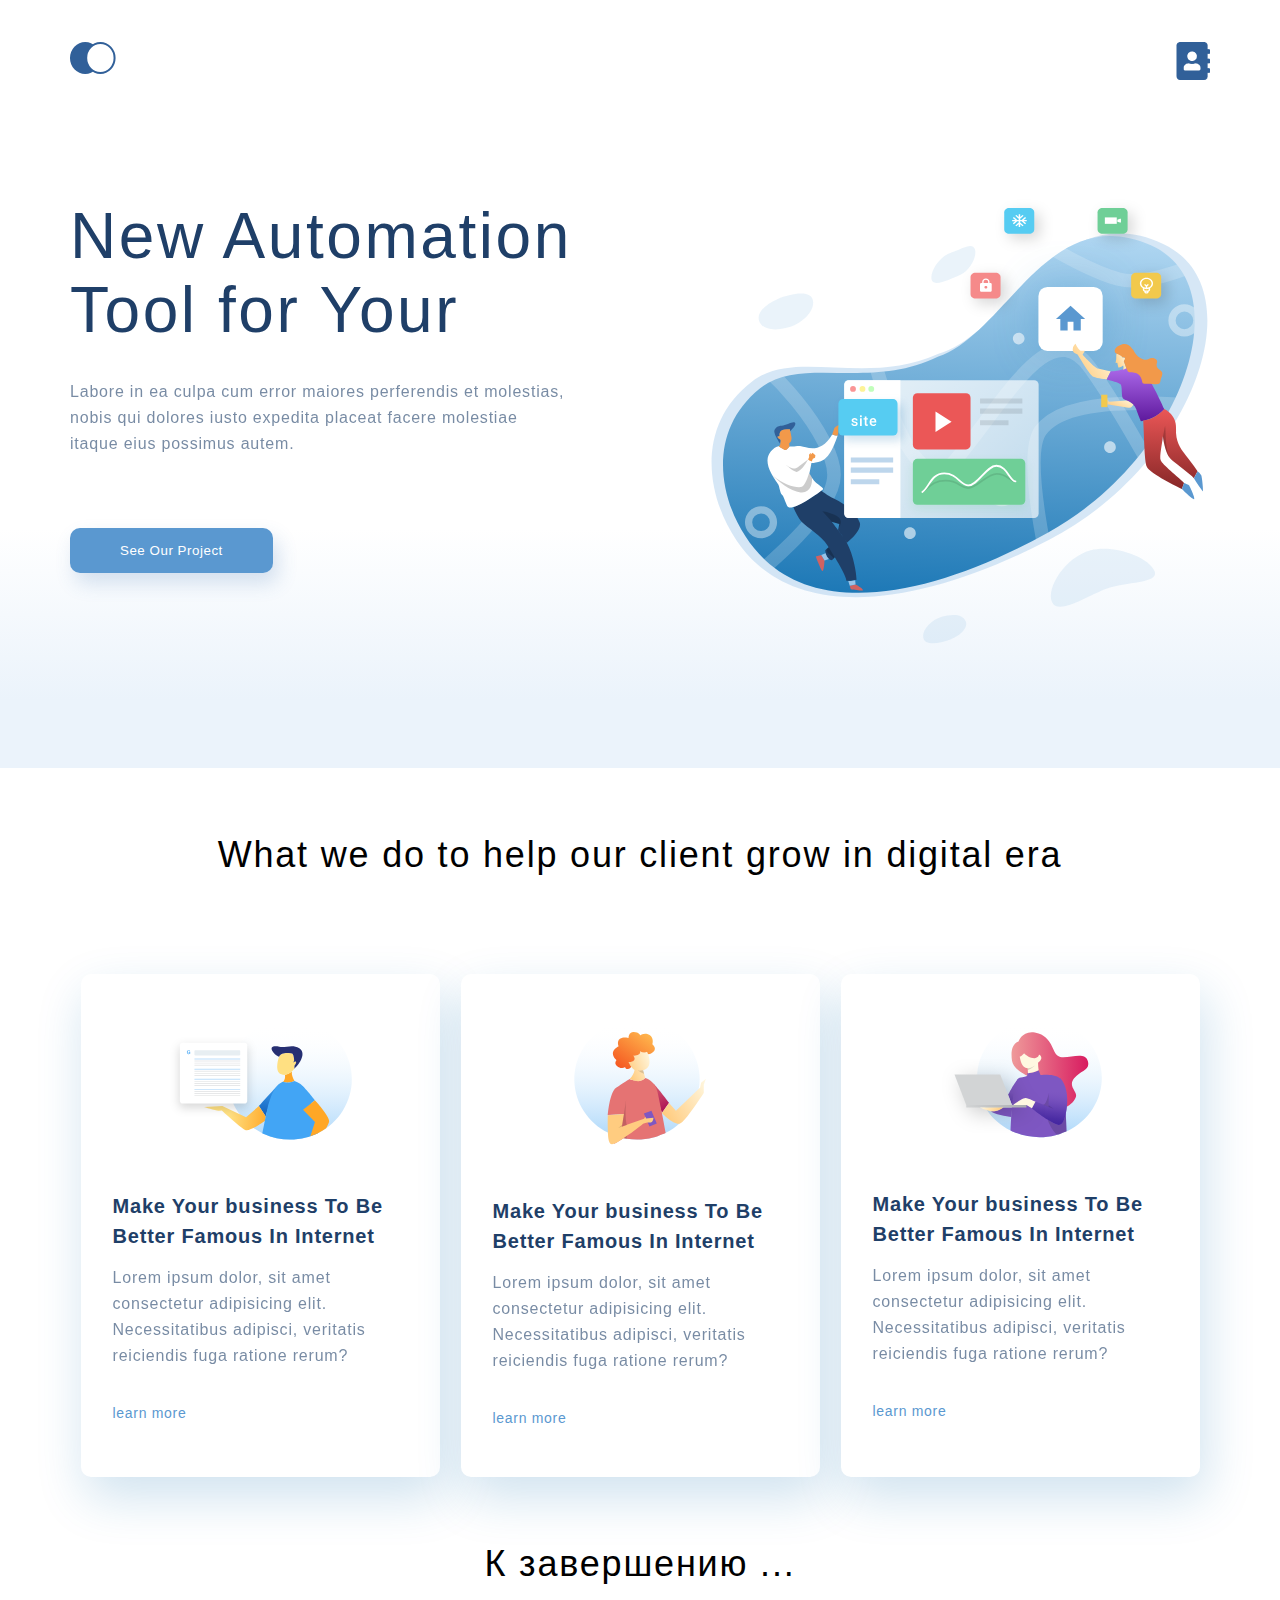
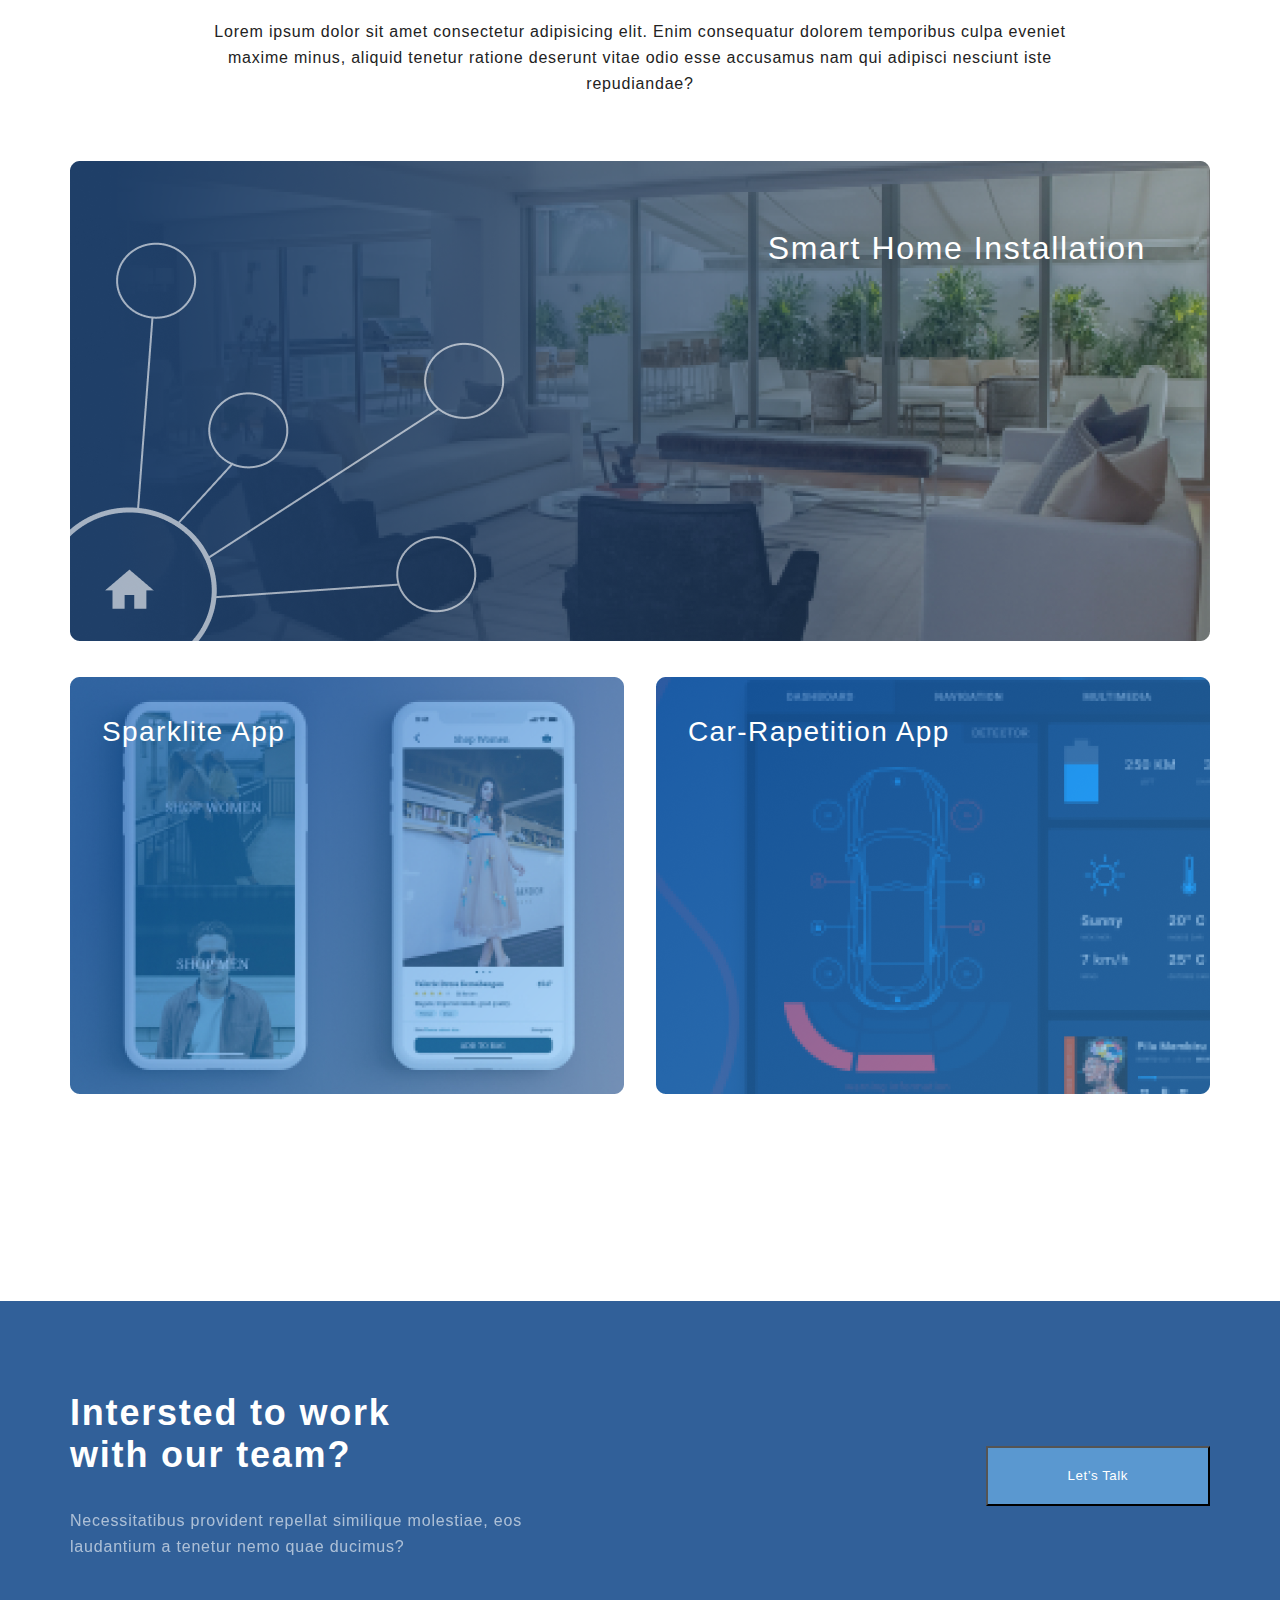
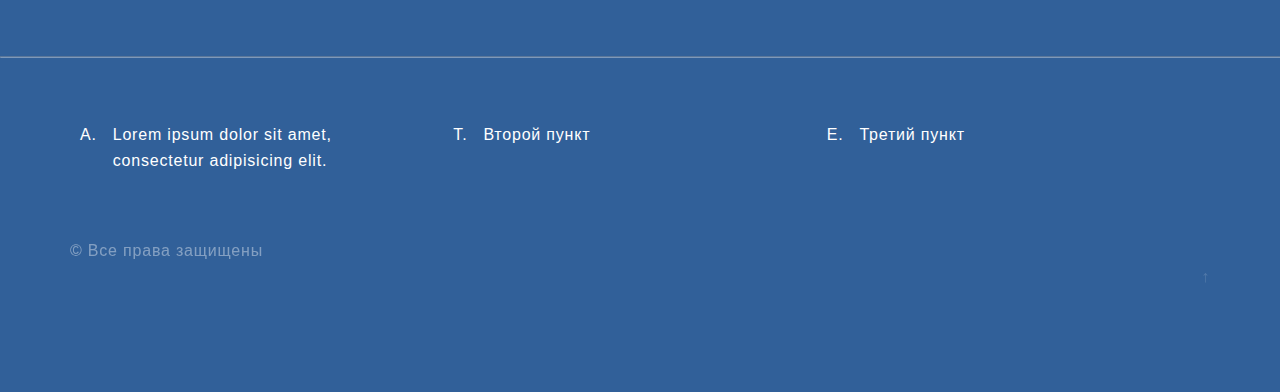
<file: index.html>
<!DOCTYPE html>
<html lang="en">

<head>
    <meta charset="UTF-8">
    <meta http-equiv="X-UA-Compatible" content="IE=edge">
    <meta name="viewport" content="width=device-width, initial-scale=1.0">
    <title>Main</title>
    <link rel="stylesheet" href="style.css">
</head>

<body>
    <div class="wrapper">
        <div class="top_wrapper">
            <div class="divhalf">
                <div class="container divheading">
                    <div class="divmenu">
                        <a id="part1" href="index.html"> <img src="img/Group.svg" alt="Главная"></a><br>
                        <a href="contacts2.html"> <img src="img/Vector.png" alt="Контакты"> </a>
                    </div>

                    <div class="top_info">
                        <h1 class="heading"> New Automation
                            Tool for Your </h1>
                        <p class="paragraph paragraph_heading"> Labore in ea culpa cum error maiores perferendis et
                            molestias,
                            nobis
                            qui
                            dolores
                            iusto
                            expedita placeat facere molestiae itaque eius possimus autem.</p>

                        <button class="spentindex">See Our Project</button>
                    </div>
                </div>
            </div>
            <div class="container what_box">
                <h3 class="mark">What we do to help our client grow in digital era</h3>
                <div class=divhalf2>
                    <div class="what-we-do">
                        <img class="block__img" src="img/block1.svg" alt="blockOne" width="172">
                        <h4 class="hfour">Make Your business To Be
                            Better Famous In Internet </h4>
                        <p class="paragraph"> Lorem ipsum dolor, sit amet consectetur adipisicing elit. Necessitatibus
                            adipisci,
                            veritatis reiciendis fuga
                            ratione rerum?
                        </p>
                        <a class="block_link" href="#">learn more</a>
                    </div>
                    <div class="what-we-do">
                        <img class="block__img" src="img/block2.svg" alt="blockOne" width="172">
                        <h4 class="hfour">Make Your business To Be
                            Better Famous In Internet </h4>
                        <p class="paragraph"> Lorem ipsum dolor, sit amet consectetur adipisicing elit. Necessitatibus
                            adipisci,
                            veritatis reiciendis fuga
                            ratione rerum?
                        </p>
                        <a class="block_link" href="#">learn more</a>
                    </div>
                    <div class="what-we-do">
                        <img class="block__img" src="img/block3.svg" alt="blockOne" width="172">
                        <h4 class="hfour">Make Your business To Be
                            Better Famous In Internet </h4>
                        <p class="paragraph"> Lorem ipsum dolor, sit amet consectetur adipisicing elit. Necessitatibus
                            adipisci,
                            veritatis reiciendis fuga
                            ratione rerum?
                        </p>
                        <a class="block_link" href="#">learn more</a>
                    </div>
                </div>
            </div>
            <div class="container divpenult_mark">
                <h3 class="mark">К завершению ...</h3>
                <p class="paragraph divpenult">Lorem ipsum dolor sit amet consectetur adipisicing elit. Enim consequatur
                    dolorem temporibus culpa eveniet maxime minus, aliquid tenetur ratione deserunt vitae odio esse
                    accusamus nam qui adipisci nesciunt iste repudiandae?</p>
                <div class="container__img"> <img class="project_img" src="img/MaskGroup.png" alt="group_picture1">
                    <p class="parent__text">Smart Home Installation</p>
                </div>
                <div class="container__parent">
                    <div class="parent_item1 item_margin"><img class="project_img" src="img/telephon.png"
                            alt="telephon">
                        <p class="parent__text_item">Sparklite App</p>
                    </div>
                    <div class="parent_item1"><img class="project_img" src="img/MaskGroup3.png" alt="MaskGroup03">
                        <p class="parent__text_item">Car-Rapetition App</p>
                    </div>
                </div>
            </div>
        </div>

        <footer class="footer_container">
            <div class="container">
                <div class="headfooter">
                    <div>
                        <h3 class="headfooter_mark">Intersted to work
                            with our team?</h3>
                        <p class="paragraph paragraph_footer"> Necessitatibus provident repellat similique molestiae,
                            eos
                            laudantium a
                            tenetur nemo quae ducimus?</p>
                    </div>
                    <button class="button_footer">Let’s Talk</button>
                </div>
            </div>
            <hr class="hrfooter">
            <div class="container">
                <div>
                    <ul class="divfooter">
                        <li class="liclass">
                            Lorem ipsum dolor sit amet, consectetur adipisicing elit.</li>
                        <li class="liclass"> Второй пункт</li>
                        <li class="liclass"> Третий пункт</li>
                    </ul>

                    <div class="paragraph_copy">
                        <p> &copy; Все права защищены </p>
                        <!--вставила просто, чтобы попробовать-->
                        <a href="#part1" class="up"> &#8593; </a>
                    </div>

                </div>
            </div>
        </footer>
    </div>
</body>

</html>
</file>
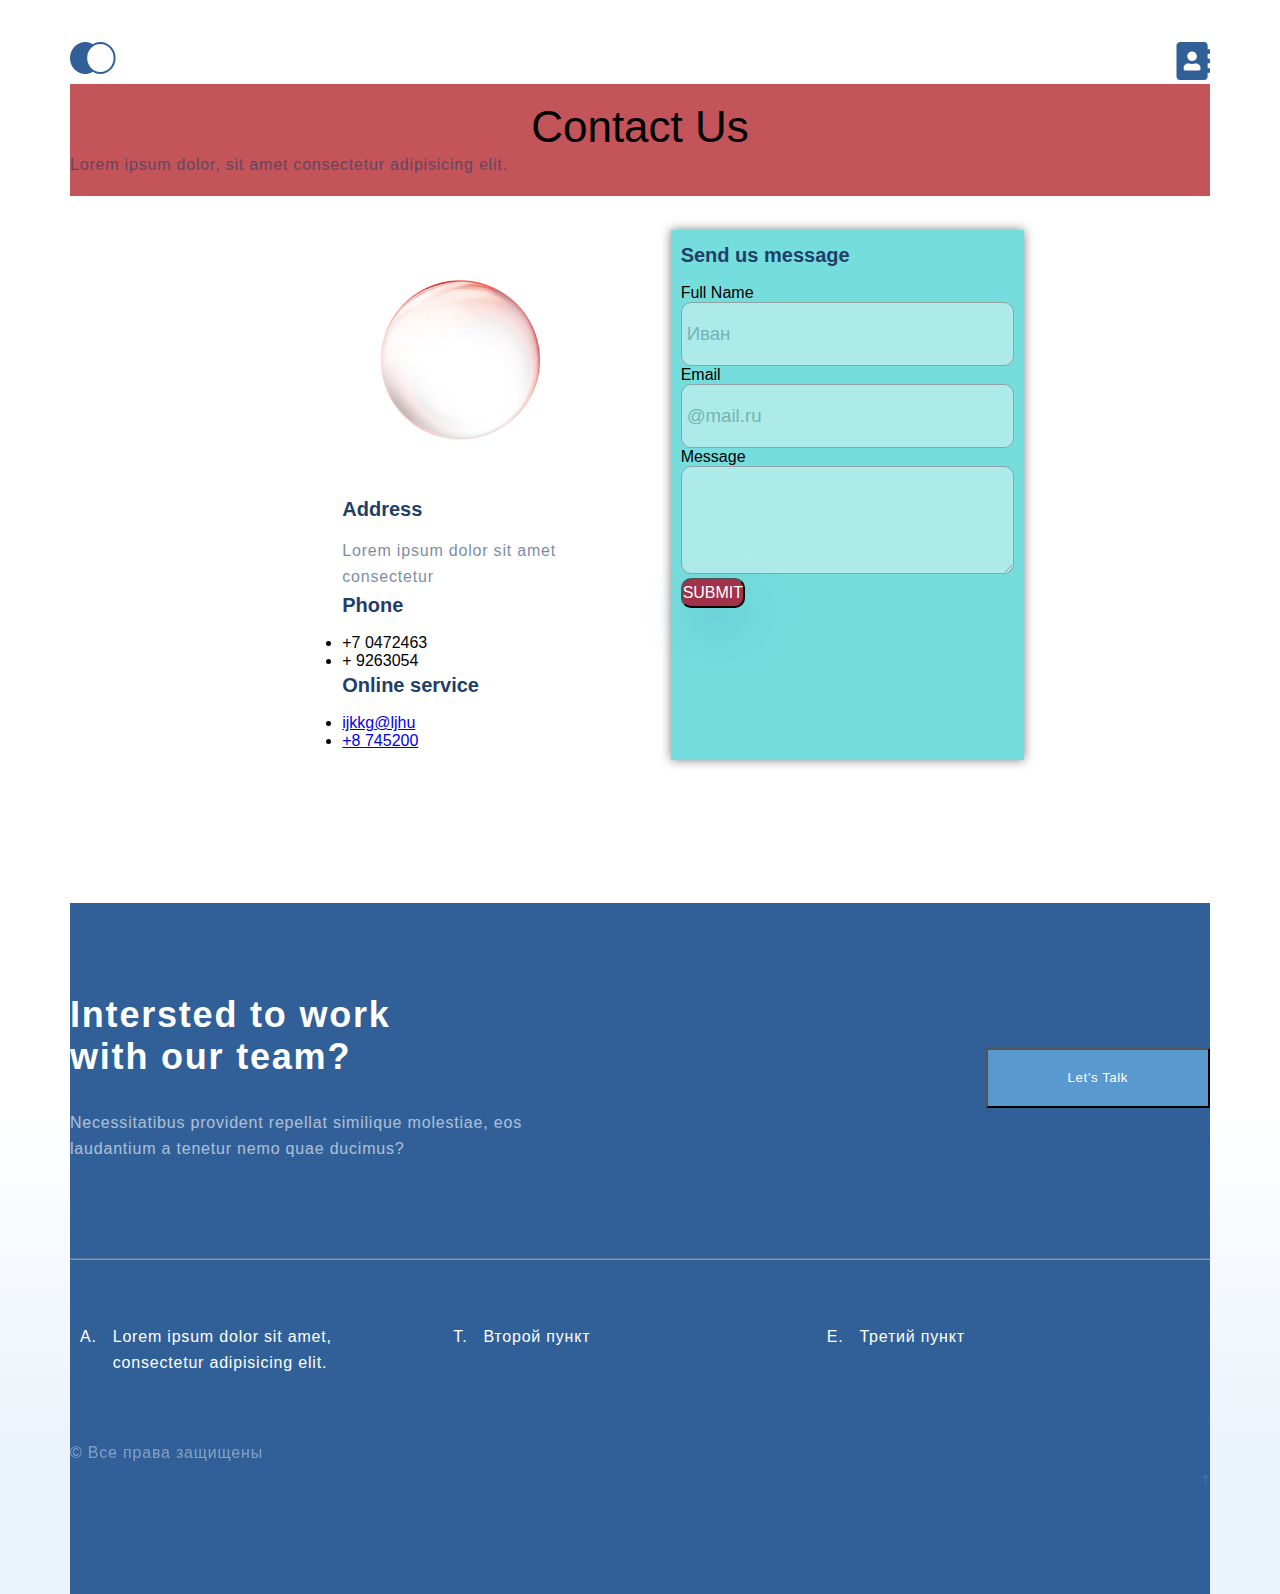
<file: contacts2.html>
<!DOCTYPE html>
<html lang="en">

<head>
    <meta charset="UTF-8">
    <meta http-equiv="X-UA-Compatible" content="IE=edge">
    <meta name="viewport" content="width=device-width, initial-scale=1.0">
    <title>Contacts</title>
    <link rel="stylesheet" href="style.css">
</head>

<body>
    <div class="wrapper">
        <div class="top_wrapper">
            <div class="divhalf">
                <div class="container divheading">
                    <div class="divmenu">
                        <a id="part1" href="index.html"> <img src="img/Group.svg" alt="Главная"></a><br>
                        <a href="contacts2.html"> <img src="img/Vector.png" alt="Контакты"> </a>
                    </div>
                    <div class="divcontact">
                        <br>
                        <h2 class="contact container">Contact Us</h2>
                        <p class="paragraph container"> Lorem ipsum dolor, sit amet consectetur adipisicing elit.
                        </p>
                        <br>
                    </div>
                    <div class="divcommon container">
                        <div class="divinform">
                            <img src="img/pngegg.png" alt="baloon" width="250">
                            <h4 class="hfour">Address</h4>
                            <p class="paragraph">Lorem ipsum dolor sit amet consectetur</p>
                            <h4 class="hfour">Phone </h4>
                            <ul>
                                <li>+7 0472463</li>
                                <li>+ 9263054</li>
                            </ul>
                            <h4 class="hfour">Online service </h4>
                            <ul>
                                <li>
                                    <a target="_blank" href="https://mail.ru"> ijkkg@ljhu </a>
                                </li>
                                <li> <a target="_blank" href="https://spravnik.com/rossiya/"> +8 745200 </a></li>
                            </ul>
                        </div>
                        <form action="#" class="divform">
                            <h4 class="hfour">Send us message</h4>
                            Full Name <br> <input class="inputext" type="text" placeholder="Иван"> <br>
                            Email <br><input class="inputext" type="email" placeholder="@mail.ru"> <br>
                            Message <br> <textarea class="inputext" cols="40" rows="3"></textarea> <br>
                            <button type="submit" class="spent">submit</button>
                        </form>
                    </div>
                    <br>
                    <div class="container">
                        <script type="text/javascript" charset="utf-8" async
                            src="https://api-maps.yandex.ru/services/constructor/1.0/js/?um=constructor%3A3bb9bd37bb52e72c5d341ea718c386d027e5d125c89f5bb778564c80ffeeb6dc&amp;width=auto&amp;height=500&amp;lang=ru_RU&amp;scroll=true"></script>
                    </div>

                    <footer class="footer_container">
                        <div class="container">
                            <div class="headfooter">
                                <div>
                                    <h3 class="headfooter_mark">Intersted to work
                                        with our team?</h3>
                                    <p class="paragraph paragraph_footer"> Necessitatibus provident repellat similique
                                        molestiae,
                                        eos
                                        laudantium a
                                        tenetur nemo quae ducimus?</p>
                                </div>
                                <button class="button_footer">Let’s Talk</button>
                            </div>
                        </div>
                        <hr class="hrfooter">
                        <div class="container">
                            <div>
                                <ul class="divfooter">
                                    <li class="liclass">
                                        Lorem ipsum dolor sit amet, consectetur adipisicing elit.</li>
                                    <li class="liclass"> Второй пункт</li>
                                    <li class="liclass"> Третий пункт</li>
                                </ul>

                                <div class="paragraph_copy">
                                    <p> &copy; Все права защищены </p>
                                    <!--вставила просто, чтобы попробовать-->
                                    <a href="#part1" class="up"> &#8593; </a>
                                </div>

                            </div>
                        </div>
                    </footer>
                      </div>
        </div>
    </div>
                </div>
</body>

</html>
</file>
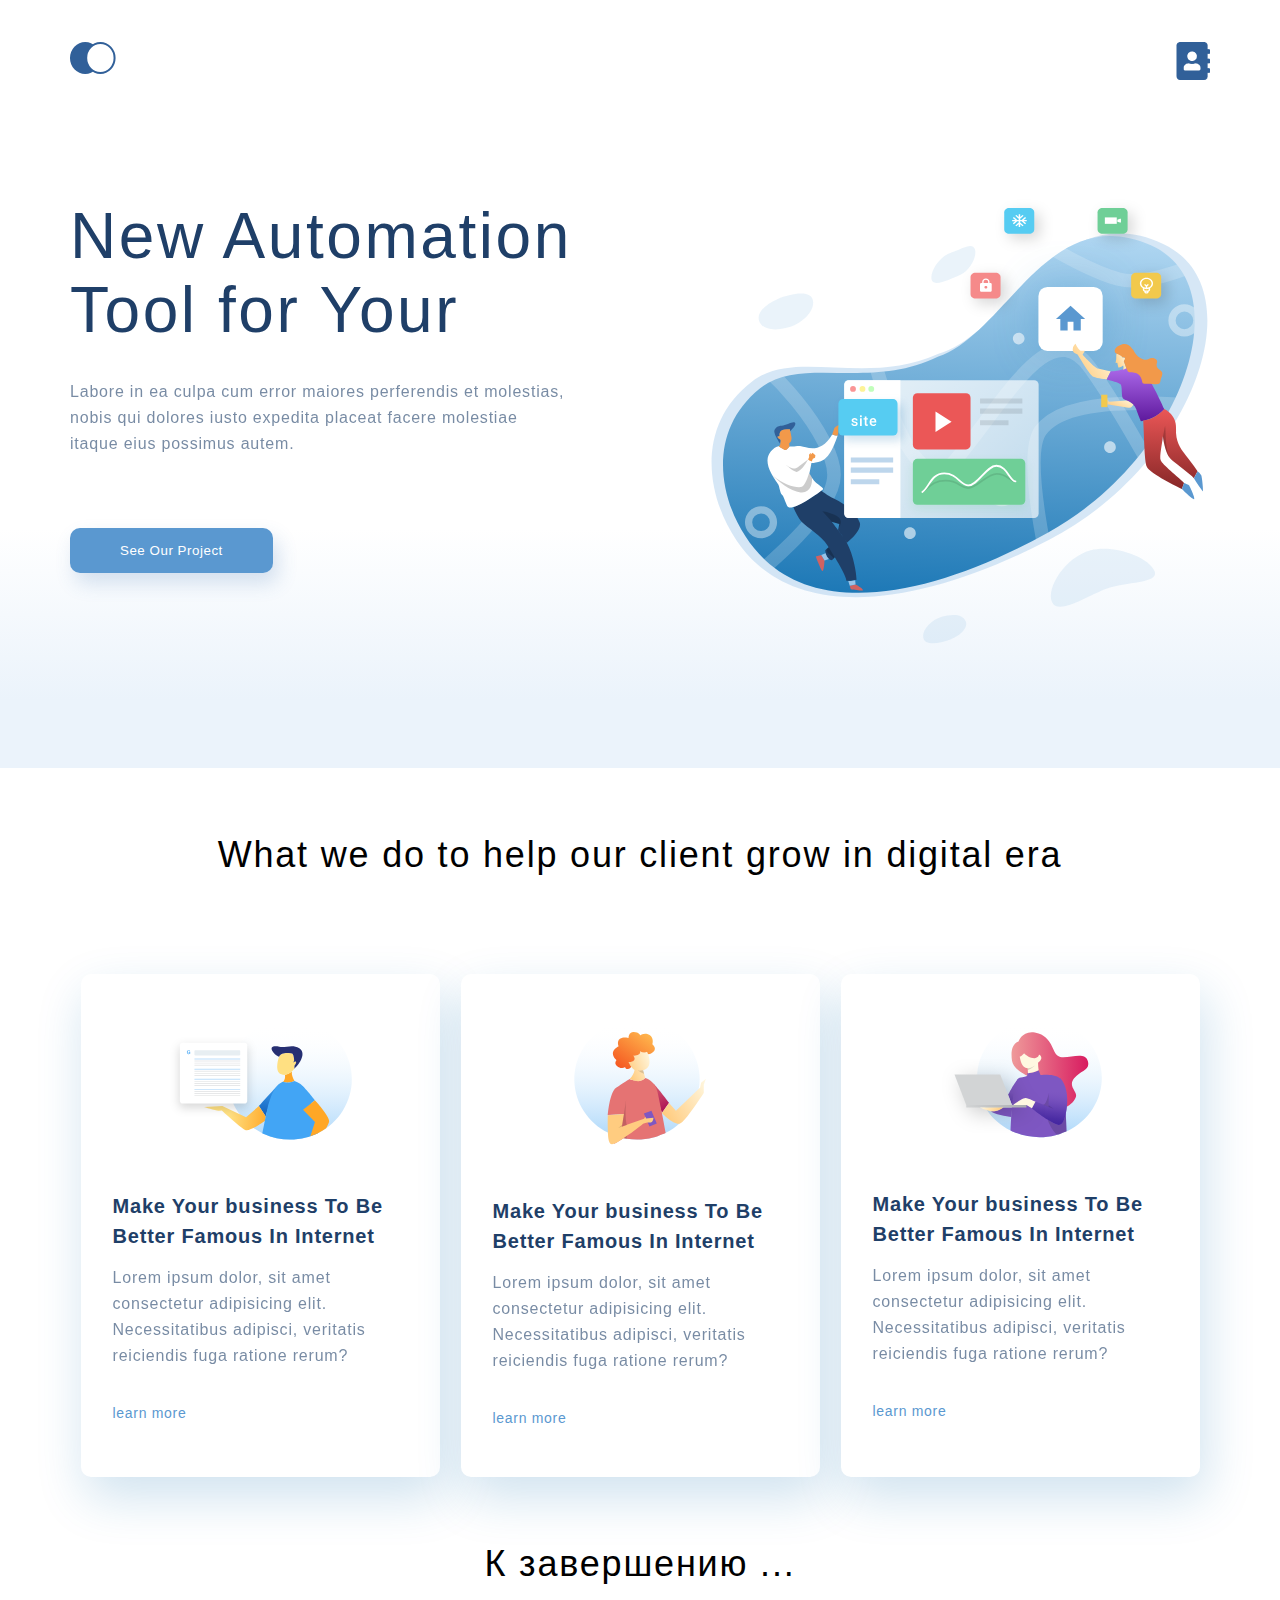
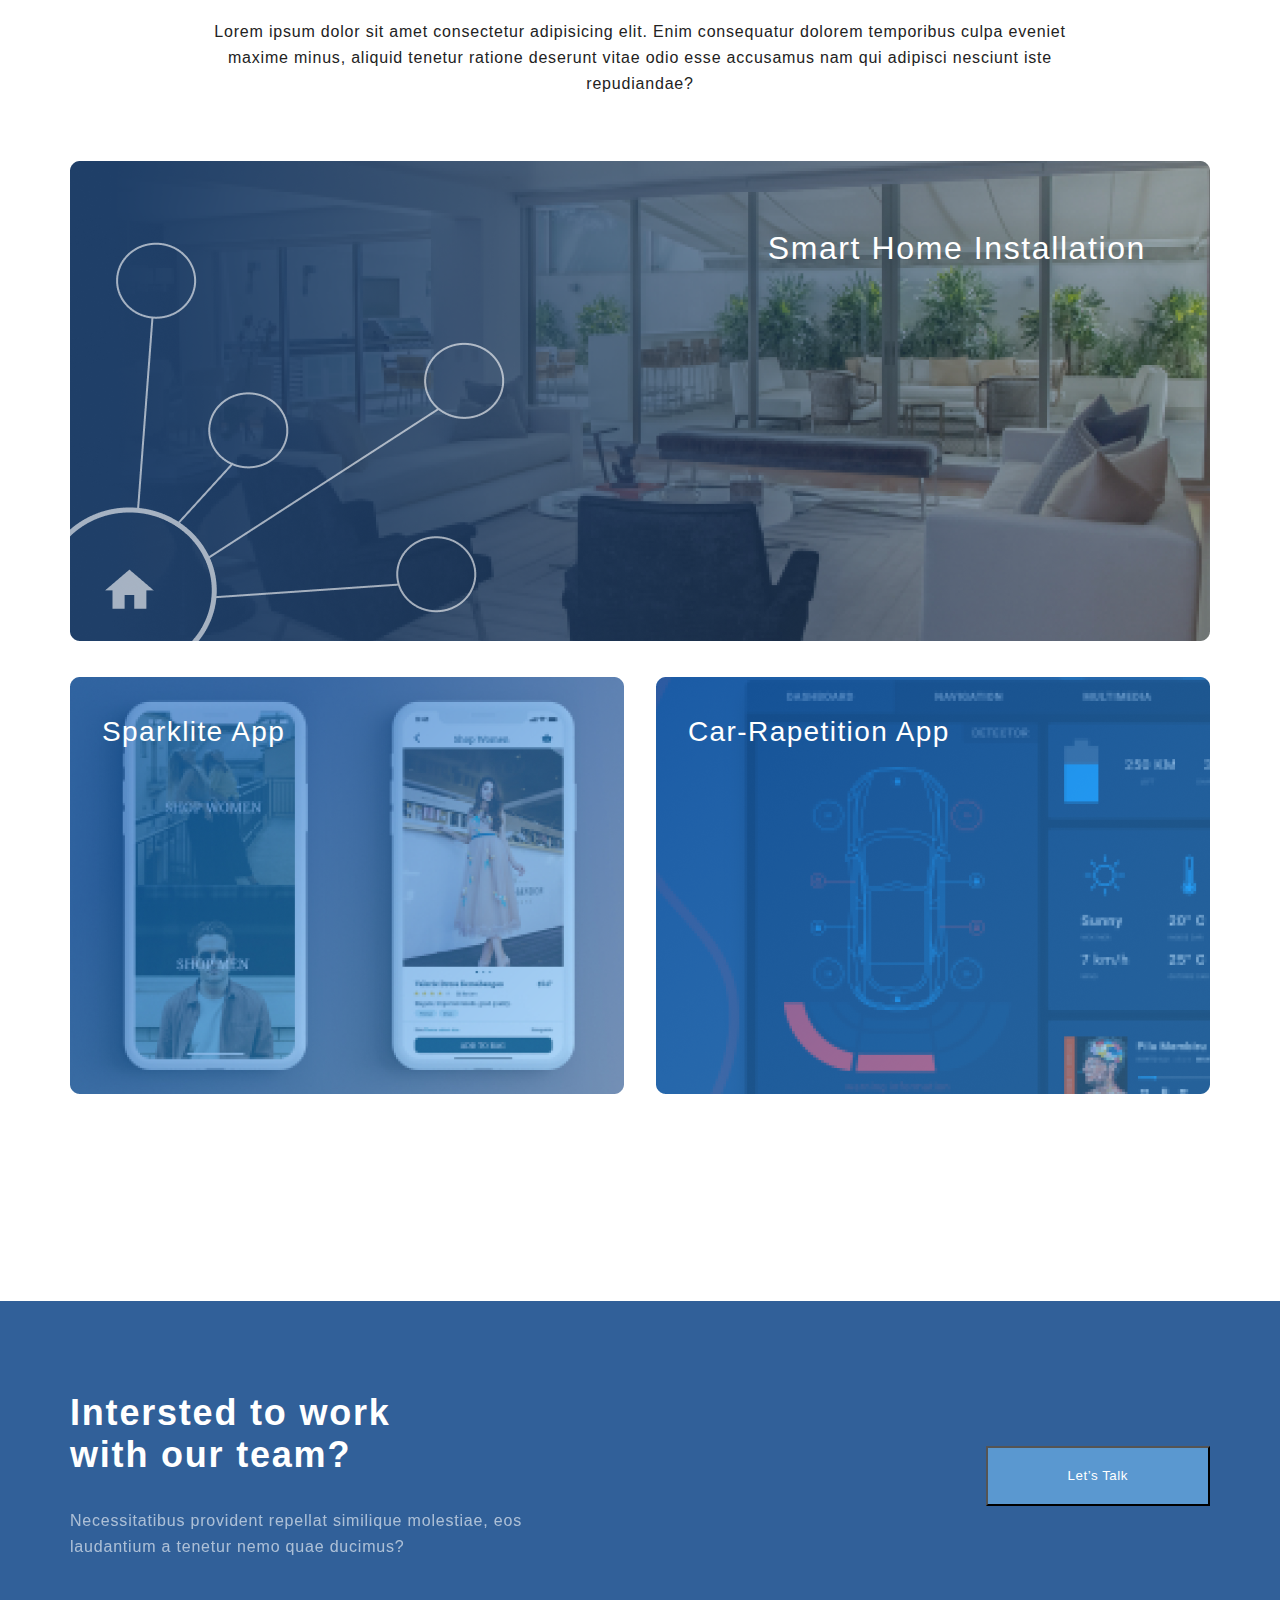
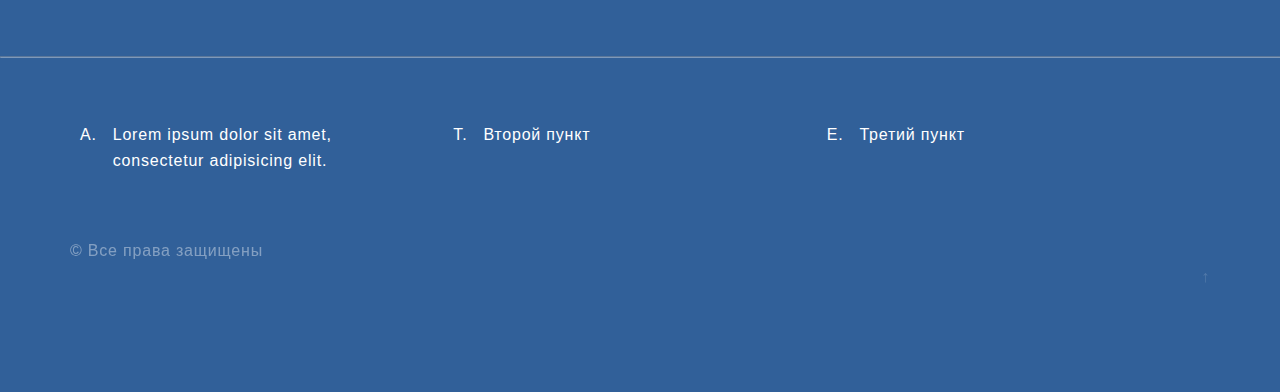
<file: index1.html>
<!DOCTYPE html>
<html lang="en">

<head>
    <meta charset="UTF-8">
    <meta http-equiv="X-UA-Compatible" content="IE=edge">
    <meta name="viewport" content="width=device-width, initial-scale=1.0">
    <title>Document</title>
    <link rel="stylesheet" href="style.css">
</head>

<body>
    <div class="wrapper">
        <div class="top_wrapper">
            <div class="divhalf">
                <div class="container divheading">
                    <div class="divmenu">
                        <a id="part1" href="index1.html"> <img src="img/Group.svg" alt="Главная"></a><br>
                        <a href="contacts2.html"> <img src="img/Vector.png" alt="Контакты"> </a>
                    </div>

                    <div class="top_info">
                        <h1 class="heading"> New Automation
                            Tool for Your </h1>
                        <p class="paragraph paragraph_heading"> Labore in ea culpa cum error maiores perferendis et
                            molestias,
                            nobis
                            qui
                            dolores
                            iusto
                            expedita placeat facere molestiae itaque eius possimus autem.</p>

                        <button class="spentindex">See Our Project</button>
                    </div>
                </div>
            </div>
            <div class="container what_box">
                <h3 class="mark">What we do to help our client grow in digital era</h3>
                <div class=divhalf2>
                    <div class="what-we-do">
                        <img class="block__img" src="img/block1.svg" alt="blockOne" width="172">
                        <h4 class="hfour">Make Your business To Be
                            Better Famous In Internet </h4>
                        <p class="paragraph"> Lorem ipsum dolor, sit amet consectetur adipisicing elit. Necessitatibus
                            adipisci,
                            veritatis reiciendis fuga
                            ratione rerum?
                        </p>
                        <a class="block_link" href="#">learn more</a>
                    </div>
                    <div class="what-we-do">
                        <img class="block__img" src="img/block2.svg" alt="blockOne" width="172">
                        <h4 class="hfour">Make Your business To Be
                            Better Famous In Internet </h4>
                        <p class="paragraph"> Lorem ipsum dolor, sit amet consectetur adipisicing elit. Necessitatibus
                            adipisci,
                            veritatis reiciendis fuga
                            ratione rerum?
                        </p>
                        <a class="block_link" href="#">learn more</a>
                    </div>
                    <div class="what-we-do">
                        <img class="block__img" src="img/block3.svg" alt="blockOne" width="172">
                        <h4 class="hfour">Make Your business To Be
                            Better Famous In Internet </h4>
                        <p class="paragraph"> Lorem ipsum dolor, sit amet consectetur adipisicing elit. Necessitatibus
                            adipisci,
                            veritatis reiciendis fuga
                            ratione rerum?
                        </p>
                        <a class="block_link" href="#">learn more</a>
                    </div>
                </div>
            </div>
            <div class="container divpenult_mark">
                <h3 class="mark">К завершению ...</h3>
                <p class="paragraph divpenult">Lorem ipsum dolor sit amet consectetur adipisicing elit. Enim consequatur
                    dolorem temporibus culpa eveniet maxime minus, aliquid tenetur ratione deserunt vitae odio esse
                    accusamus nam qui adipisci nesciunt iste repudiandae?</p>
                <div class="container__img"> <img class="project_img" src="img/MaskGroup.png" alt="group_picture1">
                    <p class="parent__text">Smart Home Installation</p>
                </div>
                <div class="container__parent">
                    <div class="parent_item1 item_margin"><img class="project_img" src="img/telephon.png"
                            alt="telephon">
                        <p class="parent__text_item">Sparklite App</p>
                    </div>
                    <div class="parent_item1"><img class="project_img" src="img/MaskGroup3.png" alt="MaskGroup03">
                        <p class="parent__text_item">Car-Rapetition App</p>
                    </div>
                </div>
            </div>
        </div>

        <footer class="footer_container">
            <div class="container">
                <div class="headfooter">
                    <div>
                        <h3 class="headfooter_mark">Intersted to work
                            with our team?</h3>
                        <p class="paragraph paragraph_footer"> Necessitatibus provident repellat similique molestiae,
                            eos
                            laudantium a
                            tenetur nemo quae ducimus?</p>
                    </div>
                    <button class="button_footer">Let’s Talk</button>
                </div>
            </div>
            <hr class="hrfooter">
            <div class="container">
                <div>
                    <ul class="divfooter">
                        <li class="liclass">
                            Lorem ipsum dolor sit amet, consectetur adipisicing elit.</li>
                        <li class="liclass"> Второй пункт</li>
                        <li class="liclass"> Третий пункт</li>
                    </ul>

                    <div class="paragraph_copy">
                        <p> &copy; Все права защищены </p>
                        <!--вставила просто, чтобы попробовать-->
                        <a href="#part1" class="up"> &#8593; </a>
                    </div>

                </div>
            </div>
        </footer>
    </div>
</body>

</html>
</file>
<file: style.css>
* { margin: 0;
    padding: 0;
    }
body { font-family: sans-serif;
}

.divhalf {background: linear-gradient(0deg, #EBF3FB 8.84%, rgba(152, 195, 232, 0) 31.12%);
    min-height: 768px;
}
.divhalf2 {display: flex;
    justify-content: space-around;
    padding-top: 64px;
    padding-bottom: 64px;
         }
.paragraph {font-size: 16px;
    line-height: 26px;
    color: #1F3F68;   
    letter-spacing: 0.05em;
    opacity: 0.6;
}
.paragraph_heading {
    width: 495px;
}
.container { max-width: 1140px;
    margin: 0 auto 0 auto;
} 
.divheading {
    display: flex;
    flex-direction: column;
    height: 100%;
}
.top_info {
    padding-top:115px;
    padding-bottom: 100px;
    flex-grow: 1;
    background-image: url(img/illustration.svg);
    background-repeat: no-repeat;
    background-position: right 115px;
    background-size: 44%;
}
.heading {font-size: 64px;
    color: #1F3F68;
    width: 510px;
    font-weight: 300;
    line-height: 74px;
    letter-spacing: 0.04em;
    margin-bottom: 32px;
    }   
.contact {font-weight: 500;
        font-size: 44px;
        text-align: center;
        }
.what_box {padding-top: 64px;
}
.what-we-do{  width: 359px;
    letter-spacing: 0.05em;
    padding: 44px 32px;
    box-sizing: border-box;
    background: #FFFFFF;
    box-shadow: 5px 20px 50px rgba(16, 112, 177, 0.2);
    border-radius: 10px;
    display: flex;
    flex-direction: column;
}
.block__img {align-self: center;
    margin-bottom: 51px;
    width: auto;}
.hfour {font-size: 20px;
    line-height: 30px;
    color: #1F3F68;
    margin-bottom: 14px;
    }
.block_link {font-size: 14px;
    line-height: 30px;
    letter-spacing: 0.05em;    
    color: #5A98D0;
    padding-top: 29px;
    text-decoration: none;}
.inputext  {border: 1px solid #be4e4e; 
    box-sizing: border-box; 
    border-radius: 10px; 
    opacity: 0.4;
    padding: 20px 6px 20px 5px;
    width: 250pt;
    font-size: 14pt;
    }
.spent {background: #a1324a;
    box-shadow: 5px 20px 50px rgba(16, 112, 177, 0.2); 
    border-radius: 10px;
    font-weight: 500; font-size: 16px; line-height: 26px; text-align: center;   color:#FFFFFf; 
    text-transform: uppercase
        } 
.spentindex { background: #5A98D0;
    box-shadow: 5px 10px 20px rgba(53, 110, 173, 0.2);
    border-radius: 10px;
    margin: 71px 0 0 0;
    color: #FFFFFf;
    letter-spacing: 0.04em;
    padding: 15px 50px;
    display: inline-block;
    margin-top: 71px;
    border: 0px;
}
.divmenu { display: flex;
    justify-content: space-between;
    padding-top: 42px;
}

.imgindex {width: 553.68px;
    height: 481.39px;
    margin: 81px 87px;
    float: right;
}
.divcontact { 
    background-color: rgba(182, 50, 57, 0.836);
}
.divform {float:right;
    background:#40cfcfb7;
    box-shadow: 0 0 10px rgba(0,0,0,0.5);
    padding: 10px;
    margin: 5%;
}
.divinform {
    padding: 10px;
    margin: 5%;
}
.divcommon {
    display: flex;
    justify-content: space-around;

}
.mark {font-size: 36px;
    text-align: center;
    letter-spacing: 0.05em;
    line-height: 46px;
    font-weight: 300;
    margin-bottom: 32px;}

.headfooter_mark {font-size: 36px;
    letter-spacing: 0.05em;
    color: #FFFFFF; 
    width: 345px;
    text-align: left;
    margin-bottom: 32px;
}
.button_footer {text-align: center;
    color: #FFFFFf;
    letter-spacing: 0.04em;
    background: #5A98D0;
    padding: 15px 80px;
    line-height: 26px;
}

.headfooter {
    padding-bottom: 96px;
    display: flex;
    justify-content: space-between;
    align-items: center;
}

.divpenult {
        margin: 32px auto 64px ;
        text-align: center;
        letter-spacing: 0.05em;
        color: #222222; 
        opacity:1;
        width: 75%;
    }
.divpenult_mark{margin-bottom: 112px;}
.parent_item1 {position: relative;
    flex-grow: 1;
}
.item_margin{margin-right: 32px;}
.container__img {position: relative;
    flex-grow: 1;
}
.parent__text_item {font-size: 28px;
    line-height: 46px;
    letter-spacing: 0.05em;
    color: #FFFFFF;
    position: absolute;
    top: 32px;
    left: 32px;
}
.container__parent{
    display: flex;
    justify-content: space-between;
    margin-top: 32px;
    position: relative;
    flex-grow: 1;
}
.parent__text {font-size: 32px;
    line-height: 46px;
    text-align: right;
    letter-spacing: 0.05em;
    color: #FFFFFF;
    position: absolute;
    top: 64px;
    right: 64px;
}
.project_img {width: 100%;
}
.footer_container {
    background: #316099;
    padding-bottom: 64px;
    margin-top: 91px;
    padding-top: 91px;
}

.divfooter {display: flex;
    justify-content: space-between;
    font-size: 16px;
    line-height: 26px;
    letter-spacing: 0.05em;
    color: #FFFFFF;
    margin: 64px 10px;
    flex-basis: 33.3333%;
    list-style-type: none;
}
.paragraph_footer { font-size: 16px;
    line-height: 26px; 
    letter-spacing: 0.05em;  
    color: #FFFFFF; 
    opacity: 0.6;
    max-width: 495px;
}

.hrfooter {    opacity: 0.4;
    color: #FFFFFF;
    width: 100%;
}

.paragraph_copy {font-size: 16px;
    line-height: 26px;
    letter-spacing: 0.05em;
    color: #FFFFFF;
    opacity: 0.4;   
    margin-bottom: 64px;}
.up {    color: #FFFFFF;
    text-decoration: none;
    opacity: 0.4;   
    float:right
    }

.liclass:first-child::before {content: 'A.';
    display: block;
    margin-right: 16px;

}
.liclass:first-child::before {content: 'A.';
    display: block;
    margin-right: 16px;
}
.liclass:nth-child(2)::before {content: 'T.';
    display: block;
    margin-right: 16px;
}
.liclass:nth-child(3)::before {content: 'Е.';
    display: block;
    margin-right: 16px;
}
.liclass {
    flex-grow: 1;
    display: flex;
    line-height: 26px;
    margin-right: 32px;
    width:85%  
}
.wrapper {min-height: 100vh;
    display: flex;
    flex-direction: column;
}
.top_wrapper {flex-grow: 1;
}

@media(max-width: 1024px) {.container {margin-left: 32px; 
    margin-right: 32px; 
} 
.top_info {background-position: right 250px; 
}
.button_footer {margin: auto;
    padding: 2px 15px;
}
.footer_container {padding-left: 100px;
    padding-right: 100px;}
.divfooter {flex-direction: column;
}
.liclass {padding-bottom: 25px
}
}
@media (max-width:667px) {.heading {font-size: 32px;
    line-height: 37px;
    text-align: center;
    margin-bottom:12px ;
    width: 100%;}
.paragraph_heading {width: 100%;
    text-align: center;}
.heading {margin-bottom: 24px;}
.top_info {padding-top:32px;
    padding-bottom: 41px;
    box-sizing: border-box;
display: flex;
flex-direction: column;
align-items: center;
background-image: none;}
.divhalf {min-height: 376px;
}
.spentindex {    margin-top: 32px;
    font-size: 12px;
    line-height: 26px;
    padding: 0px 8px ;
}
.divhalf2 {flex-direction: column; align-items: center;
    padding-top: 32px; } 
.what-we-do {margin-bottom: 32px; width:100%;
}
.mark {
    font-size: 24px;
    line-height: 28px;
    text-align:center;
    margin-bottom: 0px;
    
}
.what_box {
    padding-top:48px;
}
.divpenult { width: 100%;    
}
.parent__text_item {
    left:15px;
    font-size: 16px;
    line-height: 19px;
}
.parent__text {
    font-size: 16px;
    line-height: 19px;
    top: 16px;
    right: 16px;
}
.container__parent {
    flex-direction: column;
    margin-top:16px;
}
.item_margin {
    margin-right: 0px;
    margin-bottom: 16px;
}
.divpenult_mark {
    margin-bottom: 0px;
}
.footer_container {
    margin-top: 64px;
    padding: 18px 15px 0 15px;
}
.headfooter_mark { font-size: 24px;
line-height: 28px;
text-align: center;
}
.container {margin:15px
}
.headfooter {flex-direction: column;
    text-align: center;
    width: 100%;
    padding-bottom: 41px;
}
.divfooter {flex-direction: column;
    margin: 32px 0 17px 10px;
}
.paragraph_footer {font-size: 16px;
    line-height: 26px;
text-align: center;}
.button_footer {
    font-size: 16px;
    text-align: center;
    padding: 2px 8px;
    margin-top: 40px;
}
.liclass {
    padding-bottom: 17px;
    font-size: 16px;
    line-height: 19px;
}
.paragraph_copy {text-align: center; margin-bottom: 0px;}
}
</file>
